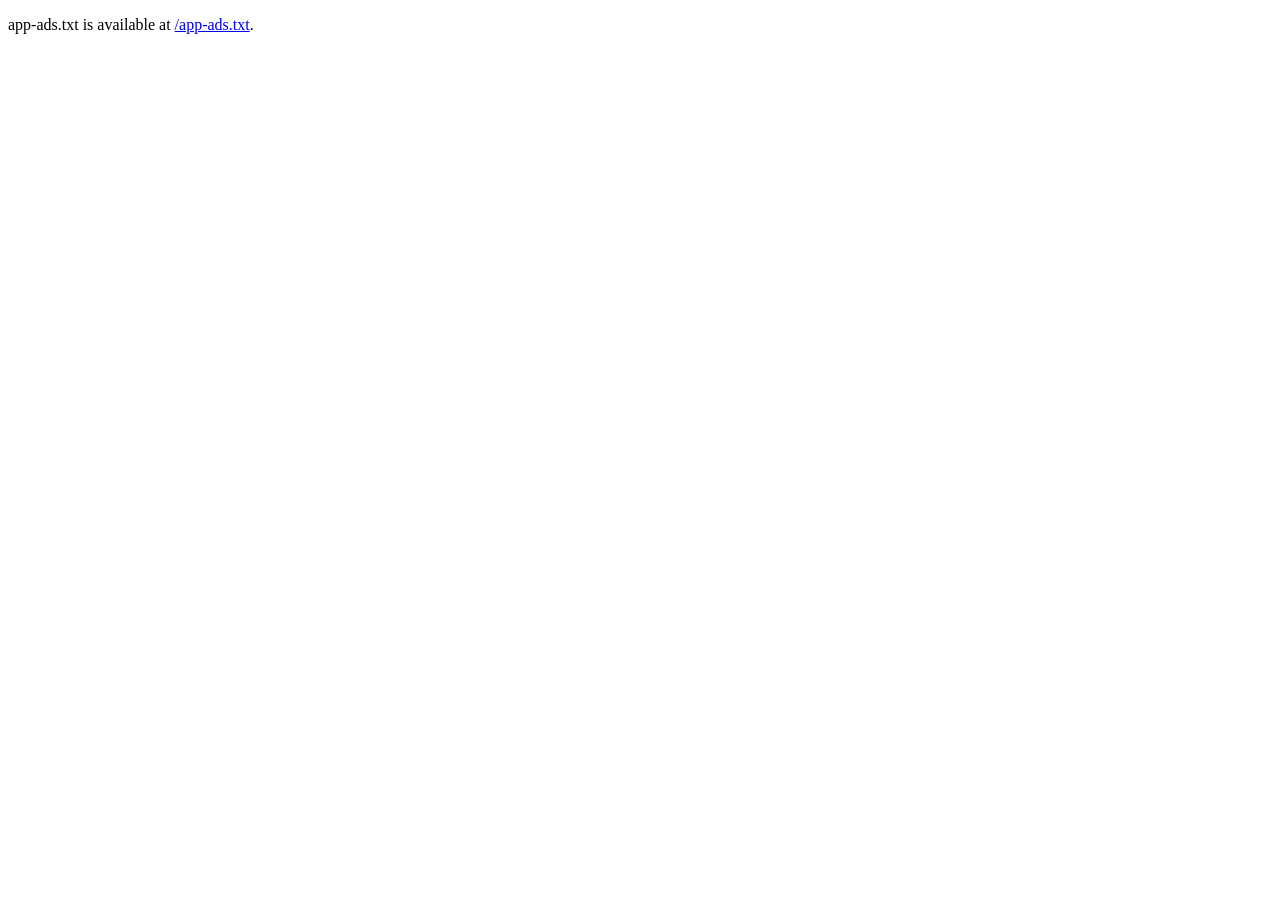
<file: index.html>
<!doctype html>
<html lang="en">
<head>
  <meta charset="utf-8">
  <meta name="viewport" content="width=device-width, initial-scale=1">
  <title>lyfalco.github.io</title>
</head>
<body>
  <p>app-ads.txt is available at <a href="/app-ads.txt">/app-ads.txt</a>.</p>
</body>
</html>
</file>
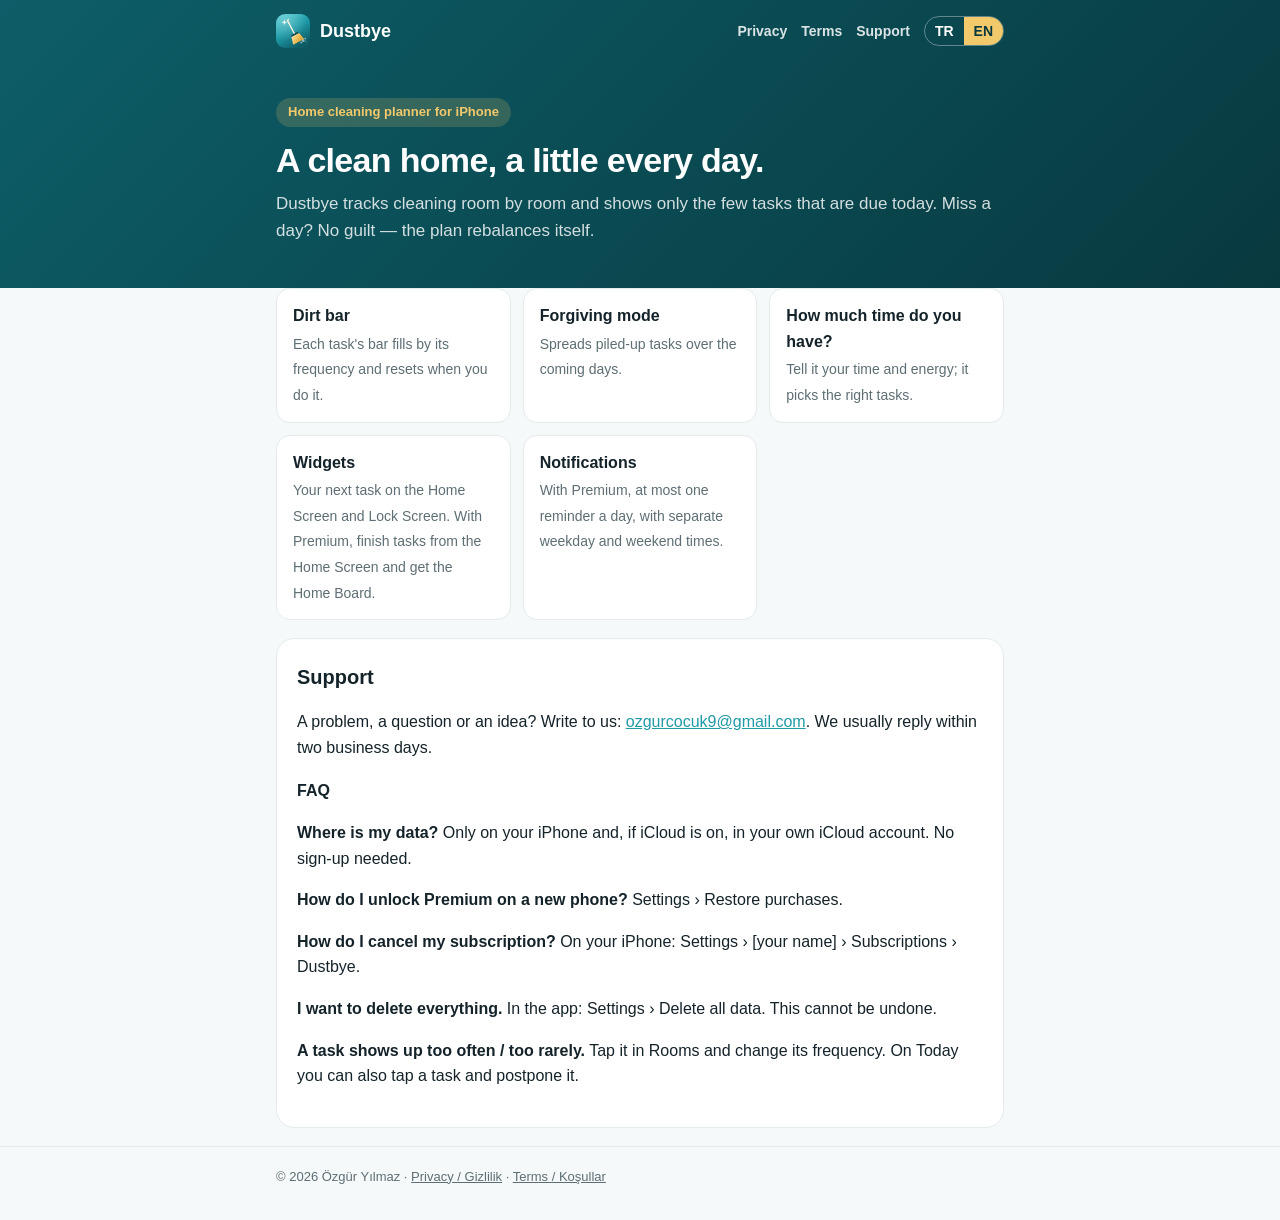
<file: Dustbye/index.html>
<!DOCTYPE html>
<html lang="en">
<head>
<meta charset="UTF-8">
<meta name="viewport" content="width=device-width, initial-scale=1, viewport-fit=cover">
<title>Dustbye – Home Cleaning Plan</title>
<meta name="description" content="Dustbye plans your home cleaning room by room. A little every day, no guilt. No account, no ads, no tracking.">
<meta name="theme-color" content="#0d5e68">
<link rel="icon" type="image/png" href="assets/favicon.png">
<link rel="apple-touch-icon" href="assets/apple-touch-icon.png">
<link rel="stylesheet" href="assets/style.css?v=1">
<script src="assets/lang.js?v=1"></script>
</head>
<body>
<header class="top">
  <div class="wrap">
    <nav class="nav">
      <a class="brand" href="index.html"><img src="assets/icon.png" alt="">Dustbye</a>
      <div class="links">
        <a href="privacy.html"><span lang="tr">Gizlilik</span><span lang="en">Privacy</span></a>
        <a href="terms.html"><span lang="tr">Koşullar</span><span lang="en">Terms</span></a>
        <a href="#destek"><span lang="tr">Destek</span><span lang="en">Support</span></a>
        <span class="lang"><button type="button" data-l="tr">TR</button><button type="button" data-l="en">EN</button></span>
      </div>
    </nav>
    <div class="hero">
      <span class="badge"><span lang="tr">iPhone için ev temizliği planı</span><span lang="en">Home cleaning planner for iPhone</span></span>
      <h1><span lang="tr">Temiz ev, her gün biraz.</span><span lang="en">A clean home, a little every day.</span></h1>
      <p><span lang="tr">Dustbye temizliği oda oda takip eder; her gün yalnızca zamanı gelen birkaç işi gösterir. Kaçırırsan suçluluk yok, plan kendini yeniden dağıtır.</span>
      <span lang="en">Dustbye tracks cleaning room by room and shows only the few tasks that are due today. Miss a day? No guilt — the plan rebalances itself.</span></p>
    </div>
  </div>
</header>

<main class="wrap">
  <section lang="tr">
    <div class="feat">
      <div><b>Kirlilik çubuğu</b><span class="muted">Her görevin çubuğu sıklığına göre dolar, yapınca sıfırlanır.</span></div>
      <div><b>Affedici mod</b><span class="muted">Biriken işleri önümüzdeki günlere yayar.</span></div>
      <div><b>Ne kadar vaktin var?</b><span class="muted">Süreni ve enerjini söyle, uygun işleri seçsin.</span></div>
      <div><b>Widget</b><span class="muted">Sıradaki iş ana ekranında ve kilit ekranında. Premium'da ana ekrandan tamamla ve ev panosu.</span></div>
      <div><b>Bildirim</b><span class="muted">Premium'da günde en fazla bir hatırlatma; hafta içi ve hafta sonu ayrı saat.</span></div>
    </div>
    <div class="card" id="destek" style="margin-top:18px">
      <h2>Destek</h2>
      <p>Bir soru, öneri ya da sorun mu var? Bize yaz: <a href="mailto:ozgurcocuk9@gmail.com?subject=Dustbye%20destek">ozgurcocuk9@gmail.com</a>.
      Genelde iki iş günü içinde yanıt veririz.</p>
      <h3>Sık sorulanlar</h3>
      <p><b>Verilerim nerede?</b> Yalnızca iPhone'unda ve iCloud açıksa kendi iCloud hesabında. Hesap açman gerekmez.</p>
      <p><b>Premium'u yeni telefonda nasıl açarım?</b> Ayarlar › Satın alımları geri yükle.</p>
      <p><b>Aboneliği nasıl iptal ederim?</b> iPhone'da Ayarlar › [adın] › Abonelikler › Dustbye.</p>
      <p><b>Her şeyi silmek istiyorum.</b> Uygulamada Ayarlar › Tüm verileri sil. Bu işlem geri alınamaz.</p>
      <p><b>Bir iş çok sık / seyrek geliyor.</b> Odalar'da göreve dokun, sıklığını değiştir. Bugün ekranında göreve dokunup erteleyebilirsin de.</p>
    </div>
  </section>

  <section lang="en">
    <div class="feat">
      <div><b>Dirt bar</b><span class="muted">Each task's bar fills by its frequency and resets when you do it.</span></div>
      <div><b>Forgiving mode</b><span class="muted">Spreads piled-up tasks over the coming days.</span></div>
      <div><b>How much time do you have?</b><span class="muted">Tell it your time and energy; it picks the right tasks.</span></div>
      <div><b>Widgets</b><span class="muted">Your next task on the Home Screen and Lock Screen. With Premium, finish tasks from the Home Screen and get the Home Board.</span></div>
      <div><b>Notifications</b><span class="muted">With Premium, at most one reminder a day, with separate weekday and weekend times.</span></div>
    </div>
    <div class="card" id="support" style="margin-top:18px">
      <h2>Support</h2>
      <p>A problem, a question or an idea? Write to us: <a href="mailto:ozgurcocuk9@gmail.com?subject=Dustbye%20support">ozgurcocuk9@gmail.com</a>.
      We usually reply within two business days.</p>
      <h3>FAQ</h3>
      <p><b>Where is my data?</b> Only on your iPhone and, if iCloud is on, in your own iCloud account. No sign-up needed.</p>
      <p><b>How do I unlock Premium on a new phone?</b> Settings › Restore purchases.</p>
      <p><b>How do I cancel my subscription?</b> On your iPhone: Settings › [your name] › Subscriptions › Dustbye.</p>
      <p><b>I want to delete everything.</b> In the app: Settings › Delete all data. This cannot be undone.</p>
      <p><b>A task shows up too often / too rarely.</b> Tap it in Rooms and change its frequency. On Today you can also tap a task and postpone it.</p>
    </div>
  </section>
</main>

<footer>
  <div class="wrap">© 2026 Özgür Yılmaz · <a href="privacy.html">Privacy / Gizlilik</a> · <a href="terms.html">Terms / Koşullar</a></div>
</footer>
</body>
</html>
</file>
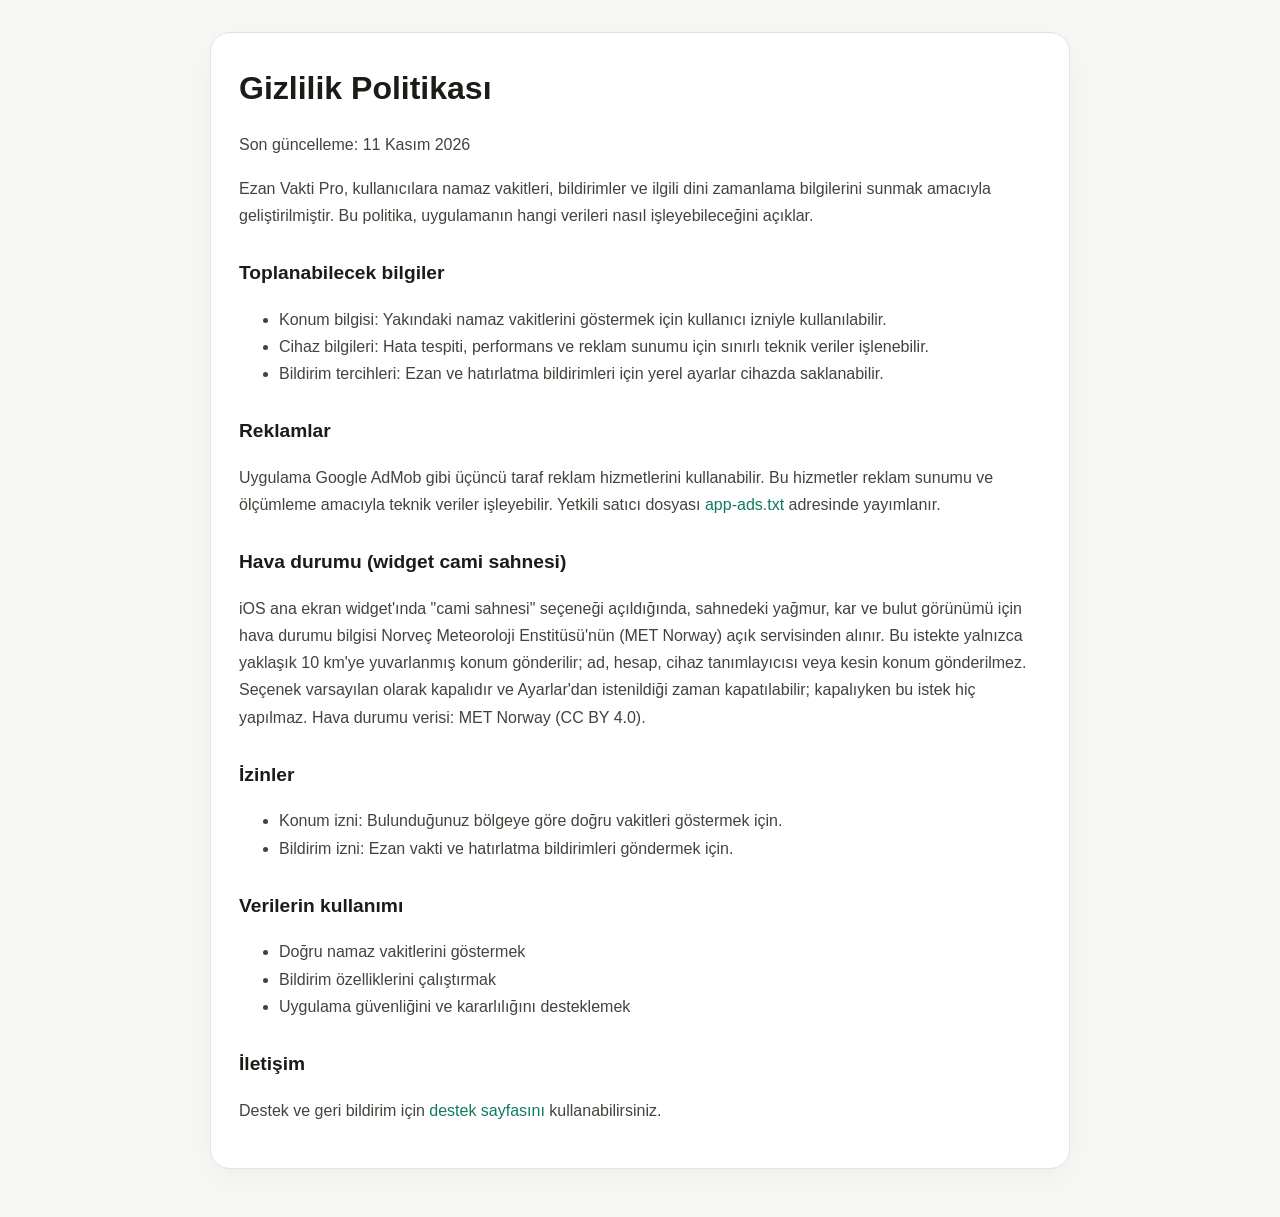
<file: privacy.html>
<!doctype html>
<html lang="tr">
<head>
  <meta charset="utf-8">
  <meta name="viewport" content="width=device-width, initial-scale=1">
  <title>Ezan Vakti Pro | Gizlilik Politikası</title>
  <meta name="description" content="Ezan Vakti Pro gizlilik politikası">
  <style>
    body {
      margin: 0;
      font-family: -apple-system, BlinkMacSystemFont, "Segoe UI", sans-serif;
      background: #f7f7f5;
      color: #1b1b18;
      line-height: 1.7;
    }
    main {
      max-width: 860px;
      margin: 0 auto;
      padding: 32px 20px 48px;
    }
    article {
      background: #fff;
      border: 1px solid #e5e3dd;
      border-radius: 20px;
      padding: 28px;
      box-shadow: 0 10px 30px rgba(0, 0, 0, 0.04);
    }
    h1 {
      margin: 0 0 8px;
      font-size: 2rem;
    }
    h2 {
      margin: 28px 0 10px;
      font-size: 1.2rem;
    }
    p, li {
      color: #43433d;
    }
    a {
      color: #0f7a5f;
      text-decoration: none;
    }
  </style>
</head>
<body>
  <main>
    <article>
      <h1>Gizlilik Politikası</h1>
      <p>Son güncelleme: 11 Kasım 2026</p>

      <p>
        Ezan Vakti Pro, kullanıcılara namaz vakitleri, bildirimler ve ilgili dini zamanlama bilgilerini sunmak amacıyla geliştirilmiştir.
        Bu politika, uygulamanın hangi verileri nasıl işleyebileceğini açıklar.
      </p>

      <h2>Toplanabilecek bilgiler</h2>
      <ul>
        <li>Konum bilgisi: Yakındaki namaz vakitlerini göstermek için kullanıcı izniyle kullanılabilir.</li>
        <li>Cihaz bilgileri: Hata tespiti, performans ve reklam sunumu için sınırlı teknik veriler işlenebilir.</li>
        <li>Bildirim tercihleri: Ezan ve hatırlatma bildirimleri için yerel ayarlar cihazda saklanabilir.</li>
      </ul>

      <h2>Reklamlar</h2>
      <p>
        Uygulama Google AdMob gibi üçüncü taraf reklam hizmetlerini kullanabilir. Bu hizmetler reklam sunumu ve ölçümleme amacıyla teknik veriler işleyebilir.
        Yetkili satıcı dosyası <a href="/app-ads.txt">app-ads.txt</a> adresinde yayımlanır.
      </p>

      <h2>Hava durumu (widget cami sahnesi)</h2>
      <p>
        iOS ana ekran widget'ında "cami sahnesi" seçeneği açıldığında, sahnedeki yağmur, kar ve bulut görünümü için hava durumu bilgisi
        Norveç Meteoroloji Enstitüsü'nün (MET Norway) açık servisinden alınır. Bu istekte yalnızca yaklaşık 10 km'ye yuvarlanmış konum gönderilir;
        ad, hesap, cihaz tanımlayıcısı veya kesin konum gönderilmez. Seçenek varsayılan olarak kapalıdır ve Ayarlar'dan istenildiği zaman kapatılabilir;
        kapalıyken bu istek hiç yapılmaz. Hava durumu verisi: MET Norway (CC BY 4.0).
      </p>

      <h2>İzinler</h2>
      <ul>
        <li>Konum izni: Bulunduğunuz bölgeye göre doğru vakitleri göstermek için.</li>
        <li>Bildirim izni: Ezan vakti ve hatırlatma bildirimleri göndermek için.</li>
      </ul>

      <h2>Verilerin kullanımı</h2>
      <ul>
        <li>Doğru namaz vakitlerini göstermek</li>
        <li>Bildirim özelliklerini çalıştırmak</li>
        <li>Uygulama güvenliğini ve kararlılığını desteklemek</li>
      </ul>

      <h2>İletişim</h2>
      <p>
        Destek ve geri bildirim için <a href="/support.html">destek sayfasını</a> kullanabilirsiniz.
      </p>
    </article>
  </main>
</body>
</html>
</file>
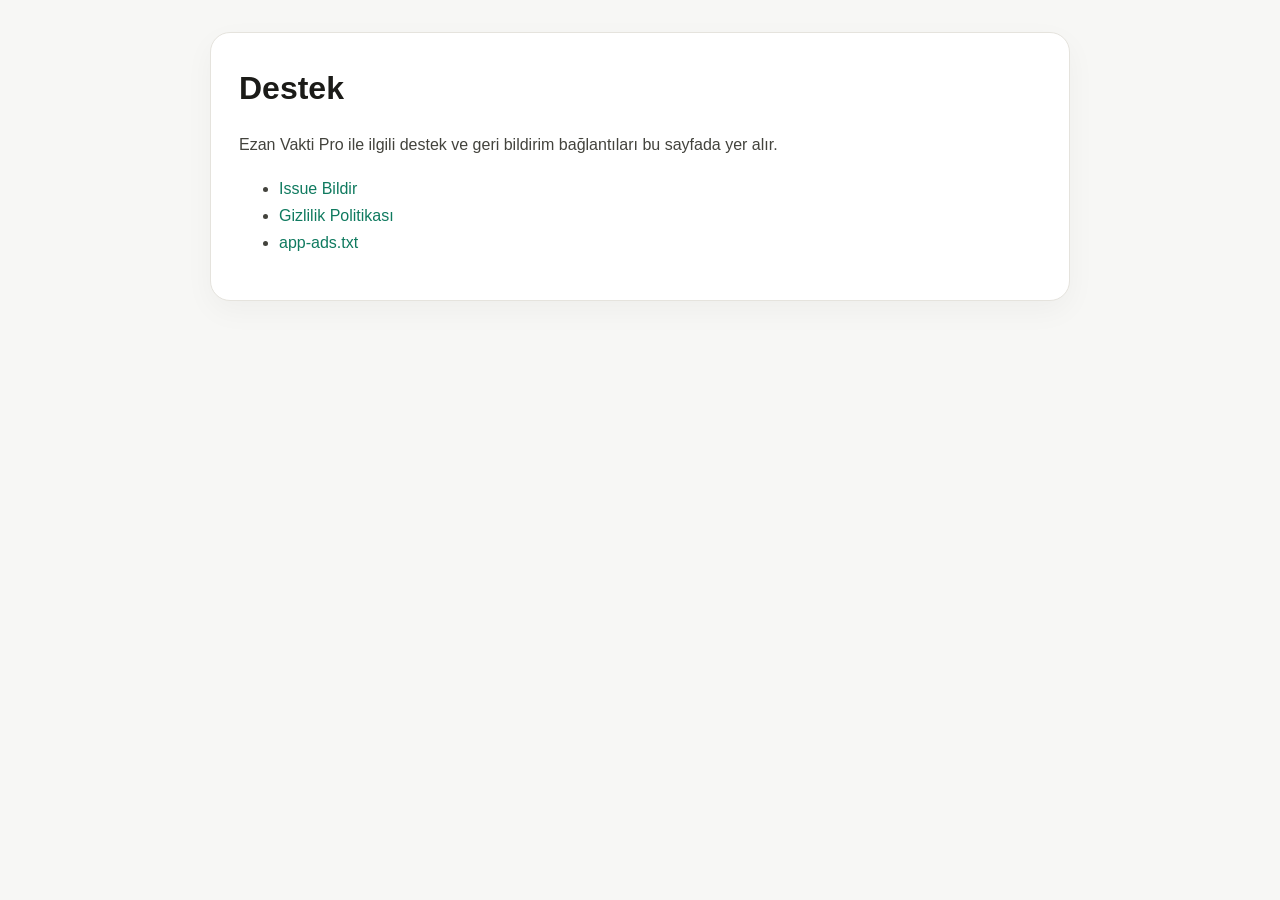
<file: support.html>
<!doctype html>
<html lang="tr">
<head>
  <meta charset="utf-8">
  <meta name="viewport" content="width=device-width, initial-scale=1">
  <title>Ezan Vakti Pro | Destek</title>
  <meta name="description" content="Ezan Vakti Pro destek sayfası">
  <style>
    body {
      margin: 0;
      font-family: -apple-system, BlinkMacSystemFont, "Segoe UI", sans-serif;
      background: #f7f7f5;
      color: #1b1b18;
      line-height: 1.7;
    }
    main {
      max-width: 860px;
      margin: 0 auto;
      padding: 32px 20px 48px;
    }
    article {
      background: #fff;
      border: 1px solid #e5e3dd;
      border-radius: 20px;
      padding: 28px;
      box-shadow: 0 10px 30px rgba(0, 0, 0, 0.04);
    }
    h1 {
      margin: 0 0 8px;
      font-size: 2rem;
    }
    a {
      color: #0f7a5f;
      text-decoration: none;
    }
    p, li {
      color: #43433d;
    }
  </style>
</head>
<body>
  <main>
    <article>
      <h1>Destek</h1>
      <p>Ezan Vakti Pro ile ilgili destek ve geri bildirim bağlantıları bu sayfada yer alır.</p>
      <ul>
        <li><a href="https://github.com/Lyfalco/ezan-vakitleri-pro---yedek/issues">Issue Bildir</a></li>
        <li><a href="/privacy.html">Gizlilik Politikası</a></li>
        <li><a href="/app-ads.txt">app-ads.txt</a></li>
      </ul>
    </article>
  </main>
</body>
</html>
</file>
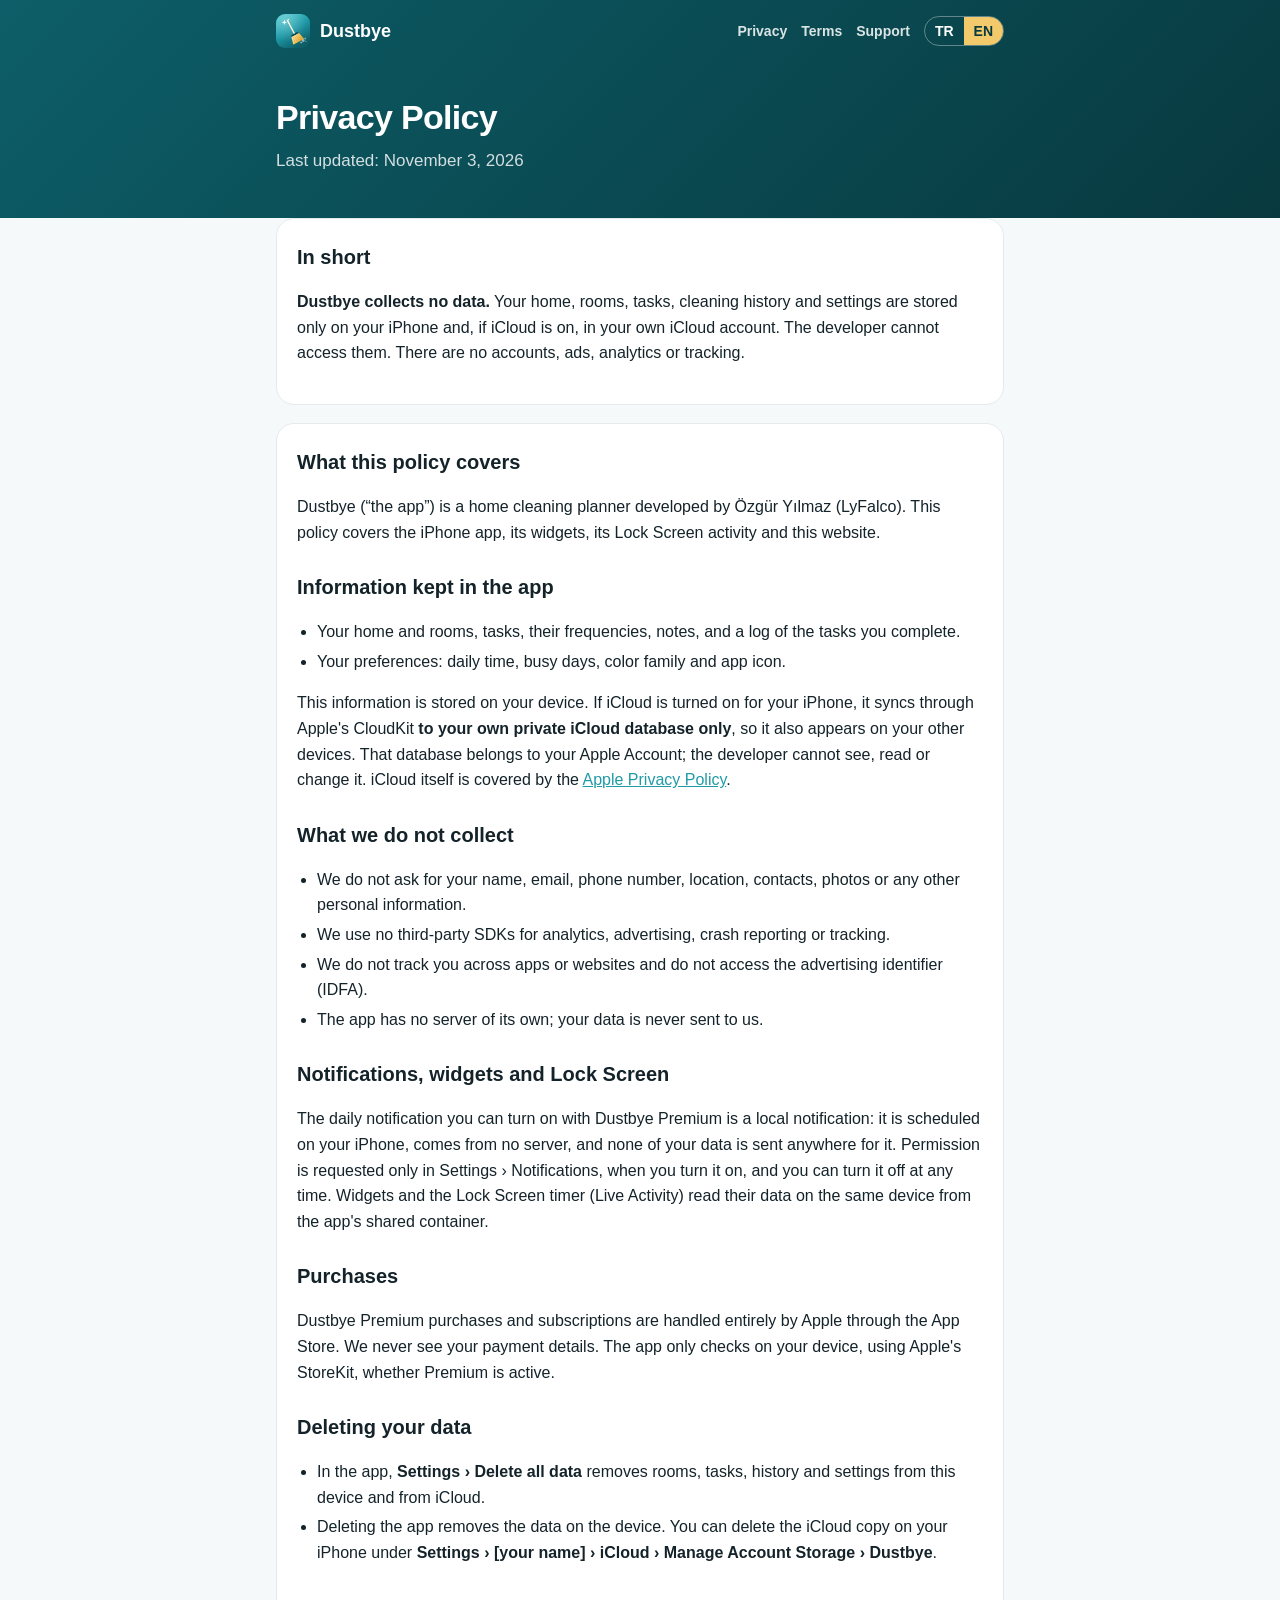
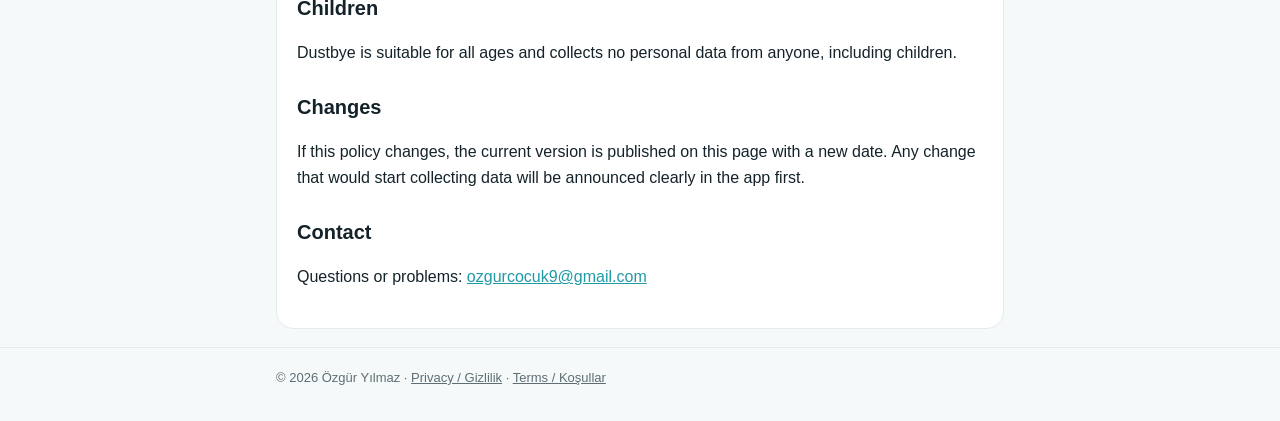
<file: Dustbye/privacy.html>
<!DOCTYPE html>
<html lang="en">
<head>
<meta charset="UTF-8">
<meta name="viewport" content="width=device-width, initial-scale=1, viewport-fit=cover">
<title>Dustbye – Privacy Policy / Gizlilik Politikası</title>
<meta name="description" content="Dustbye collects no data. Your rooms, tasks and history stay on your iPhone and in your own iCloud.">
<meta name="theme-color" content="#0d5e68">
<link rel="icon" type="image/png" href="assets/favicon.png">
<link rel="apple-touch-icon" href="assets/apple-touch-icon.png">
<link rel="stylesheet" href="assets/style.css?v=1">
<script src="assets/lang.js?v=1"></script>
</head>
<body>
<header class="top">
  <div class="wrap">
    <nav class="nav">
      <a class="brand" href="index.html"><img src="assets/icon.png" alt="">Dustbye</a>
      <div class="links">
        <a href="privacy.html"><span lang="tr">Gizlilik</span><span lang="en">Privacy</span></a>
        <a href="terms.html"><span lang="tr">Koşullar</span><span lang="en">Terms</span></a>
        <a href="index.html#destek"><span lang="tr">Destek</span><span lang="en">Support</span></a>
        <span class="lang"><button type="button" data-l="tr">TR</button><button type="button" data-l="en">EN</button></span>
      </div>
    </nav>
    <div class="hero">
      <h1><span lang="tr">Gizlilik Politikası</span><span lang="en">Privacy Policy</span></h1>
      <p><span lang="tr">Son güncelleme: 3 Kasım 2026</span><span lang="en">Last updated: November 3, 2026</span></p>
    </div>
  </div>
</header>

<main class="wrap">
  <section lang="tr">
    <div class="card">
      <h2>Kısaca</h2>
      <p><b>Dustbye hiçbir veri toplamaz.</b> Evin, odaların, görevlerin, temizlik geçmişin ve ayarların yalnızca iPhone'unda ve
      (iCloud açıksa) kendi iCloud hesabında saklanır. Geliştirici bu verilere erişemez. Hesap, reklam, analiz aracı ya da takip yoktur.</p>
    </div>
    <div class="card">
      <h2>Bu politika neyi kapsar</h2>
      <p>Dustbye (“uygulama”), Özgür Yılmaz (LyFalco) tarafından geliştirilen bir ev temizliği planlama uygulamasıdır.
      Bu politika iPhone uygulamasını, widget'larını, kilit ekranı etkinliklerini ve bu web sitesini kapsar.</p>

      <h2>Uygulamada tutulan bilgiler</h2>
      <ul>
        <li>Evin ve odaların, görevlerin, sıklıkları, notların ve tamamladığın işlerin kayıtları.</li>
        <li>Tercihlerin: günlük süre, yoğun günler, renk ailesi ve uygulama ikonu.</li>
      </ul>
      <p>Bu bilgiler cihazında saklanır. iPhone'unda iCloud açıksa Apple'ın CloudKit hizmetiyle <b>yalnızca senin özel iCloud
      veritabanına</b> eşitlenir; böylece başka cihazlarında da görünür. Bu veritabanı senin Apple hesabına aittir; geliştirici
      onu göremez, okuyamaz ve değiştiremez. iCloud'un kendisi <a href="https://www.apple.com/legal/privacy/">Apple Gizlilik Politikası</a>na tabidir.</p>

      <h2>Toplamadığımız şeyler</h2>
      <ul>
        <li>Ad, e-posta, telefon, konum, kişiler, fotoğraf ya da başka bir kişisel bilgi istemeyiz.</li>
        <li>Analiz, reklam, çökme raporu ya da takip için üçüncü taraf yazılım (SDK) kullanmayız.</li>
        <li>Seni uygulamalar ve siteler arasında takip etmeyiz; reklam kimliğine (IDFA) erişmeyiz.</li>
        <li>Uygulamanın kendi sunucusu yoktur; verilerin bize gönderilmez.</li>
      </ul>

      <h2>Bildirimler, widget ve kilit ekranı</h2>
      <p>Dustbye Premium'da açabileceğin günlük bildirim yerel bir bildirimdir: iPhone'unda planlanır, hiçbir sunucudan gelmez ve
      verilerin bunun için dışarı gönderilmez. İzin isteği yalnız Ayarlar › Bildirimler'de, sen açınca çıkar; istediğin zaman
      kapatabilirsin. Widget'lar ve kilit ekranındaki sayaç (Canlı Etkinlik) verileri aynı cihazda, uygulamanın paylaşılan alanından okur.</p>

      <h2>Satın alımlar</h2>
      <p>Dustbye Premium satın alımları ve abonelikleri tamamen Apple tarafından App Store üzerinden işlenir. Ödeme bilgilerini
      görmeyiz. Uygulama yalnızca Premium'un açık olup olmadığını cihazda Apple'ın StoreKit hizmetiyle kontrol eder.</p>

      <h2>Verilerini silmek</h2>
      <ul>
        <li>Uygulamada <b>Ayarlar › Tüm verileri sil</b>: odalar, görevler, geçmiş ve ayarlar bu cihazdan ve iCloud'dan silinir.</li>
        <li>Uygulamayı silmek cihazdaki verileri kaldırır. iCloud'daki kopyayı iPhone'da <b>Ayarlar › [adın] › iCloud ›
        Hesap Depolama Alanını Yönet › Dustbye</b> yolundan silebilirsin.</li>
      </ul>

      <h2>Çocuklar</h2>
      <p>Dustbye her yaşa uygundur ve hiç kimseden kişisel veri toplamaz; çocuklardan da toplamaz.</p>

      <h2>Değişiklikler</h2>
      <p>Bu politika değişirse güncel hali bu sayfada, yeni tarihle yayınlanır. Veri toplama başlatan bir değişiklik olursa
      önce uygulamada açıkça bildirilir.</p>

      <h2>İletişim</h2>
      <p>Soru ya da sorun için: <a href="mailto:ozgurcocuk9@gmail.com?subject=Dustbye">ozgurcocuk9@gmail.com</a></p>
    </div>
  </section>

  <section lang="en">
    <div class="card">
      <h2>In short</h2>
      <p><b>Dustbye collects no data.</b> Your home, rooms, tasks, cleaning history and settings are stored only on your iPhone
      and, if iCloud is on, in your own iCloud account. The developer cannot access them. There are no accounts, ads, analytics or tracking.</p>
    </div>
    <div class="card">
      <h2>What this policy covers</h2>
      <p>Dustbye (“the app”) is a home cleaning planner developed by Özgür Yılmaz (LyFalco). This policy covers the iPhone app,
      its widgets, its Lock Screen activity and this website.</p>

      <h2>Information kept in the app</h2>
      <ul>
        <li>Your home and rooms, tasks, their frequencies, notes, and a log of the tasks you complete.</li>
        <li>Your preferences: daily time, busy days, color family and app icon.</li>
      </ul>
      <p>This information is stored on your device. If iCloud is turned on for your iPhone, it syncs through Apple's CloudKit
      <b>to your own private iCloud database only</b>, so it also appears on your other devices. That database belongs to your
      Apple Account; the developer cannot see, read or change it. iCloud itself is covered by the
      <a href="https://www.apple.com/legal/privacy/">Apple Privacy Policy</a>.</p>

      <h2>What we do not collect</h2>
      <ul>
        <li>We do not ask for your name, email, phone number, location, contacts, photos or any other personal information.</li>
        <li>We use no third-party SDKs for analytics, advertising, crash reporting or tracking.</li>
        <li>We do not track you across apps or websites and do not access the advertising identifier (IDFA).</li>
        <li>The app has no server of its own; your data is never sent to us.</li>
      </ul>

      <h2>Notifications, widgets and Lock Screen</h2>
      <p>The daily notification you can turn on with Dustbye Premium is a local notification: it is scheduled on your iPhone, comes
      from no server, and none of your data is sent anywhere for it. Permission is requested only in Settings › Notifications, when
      you turn it on, and you can turn it off at any time. Widgets and the Lock Screen timer (Live Activity) read their data on the
      same device from the app's shared container.</p>

      <h2>Purchases</h2>
      <p>Dustbye Premium purchases and subscriptions are handled entirely by Apple through the App Store. We never see your
      payment details. The app only checks on your device, using Apple's StoreKit, whether Premium is active.</p>

      <h2>Deleting your data</h2>
      <ul>
        <li>In the app, <b>Settings › Delete all data</b> removes rooms, tasks, history and settings from this device and from iCloud.</li>
        <li>Deleting the app removes the data on the device. You can delete the iCloud copy on your iPhone under
        <b>Settings › [your name] › iCloud › Manage Account Storage › Dustbye</b>.</li>
      </ul>

      <h2>Children</h2>
      <p>Dustbye is suitable for all ages and collects no personal data from anyone, including children.</p>

      <h2>Changes</h2>
      <p>If this policy changes, the current version is published on this page with a new date. Any change that would start
      collecting data will be announced clearly in the app first.</p>

      <h2>Contact</h2>
      <p>Questions or problems: <a href="mailto:ozgurcocuk9@gmail.com?subject=Dustbye">ozgurcocuk9@gmail.com</a></p>
    </div>
  </section>
</main>

<footer>
  <div class="wrap">© 2026 Özgür Yılmaz · <a href="privacy.html">Privacy / Gizlilik</a> · <a href="terms.html">Terms / Koşullar</a></div>
</footer>
</body>
</html>
</file>
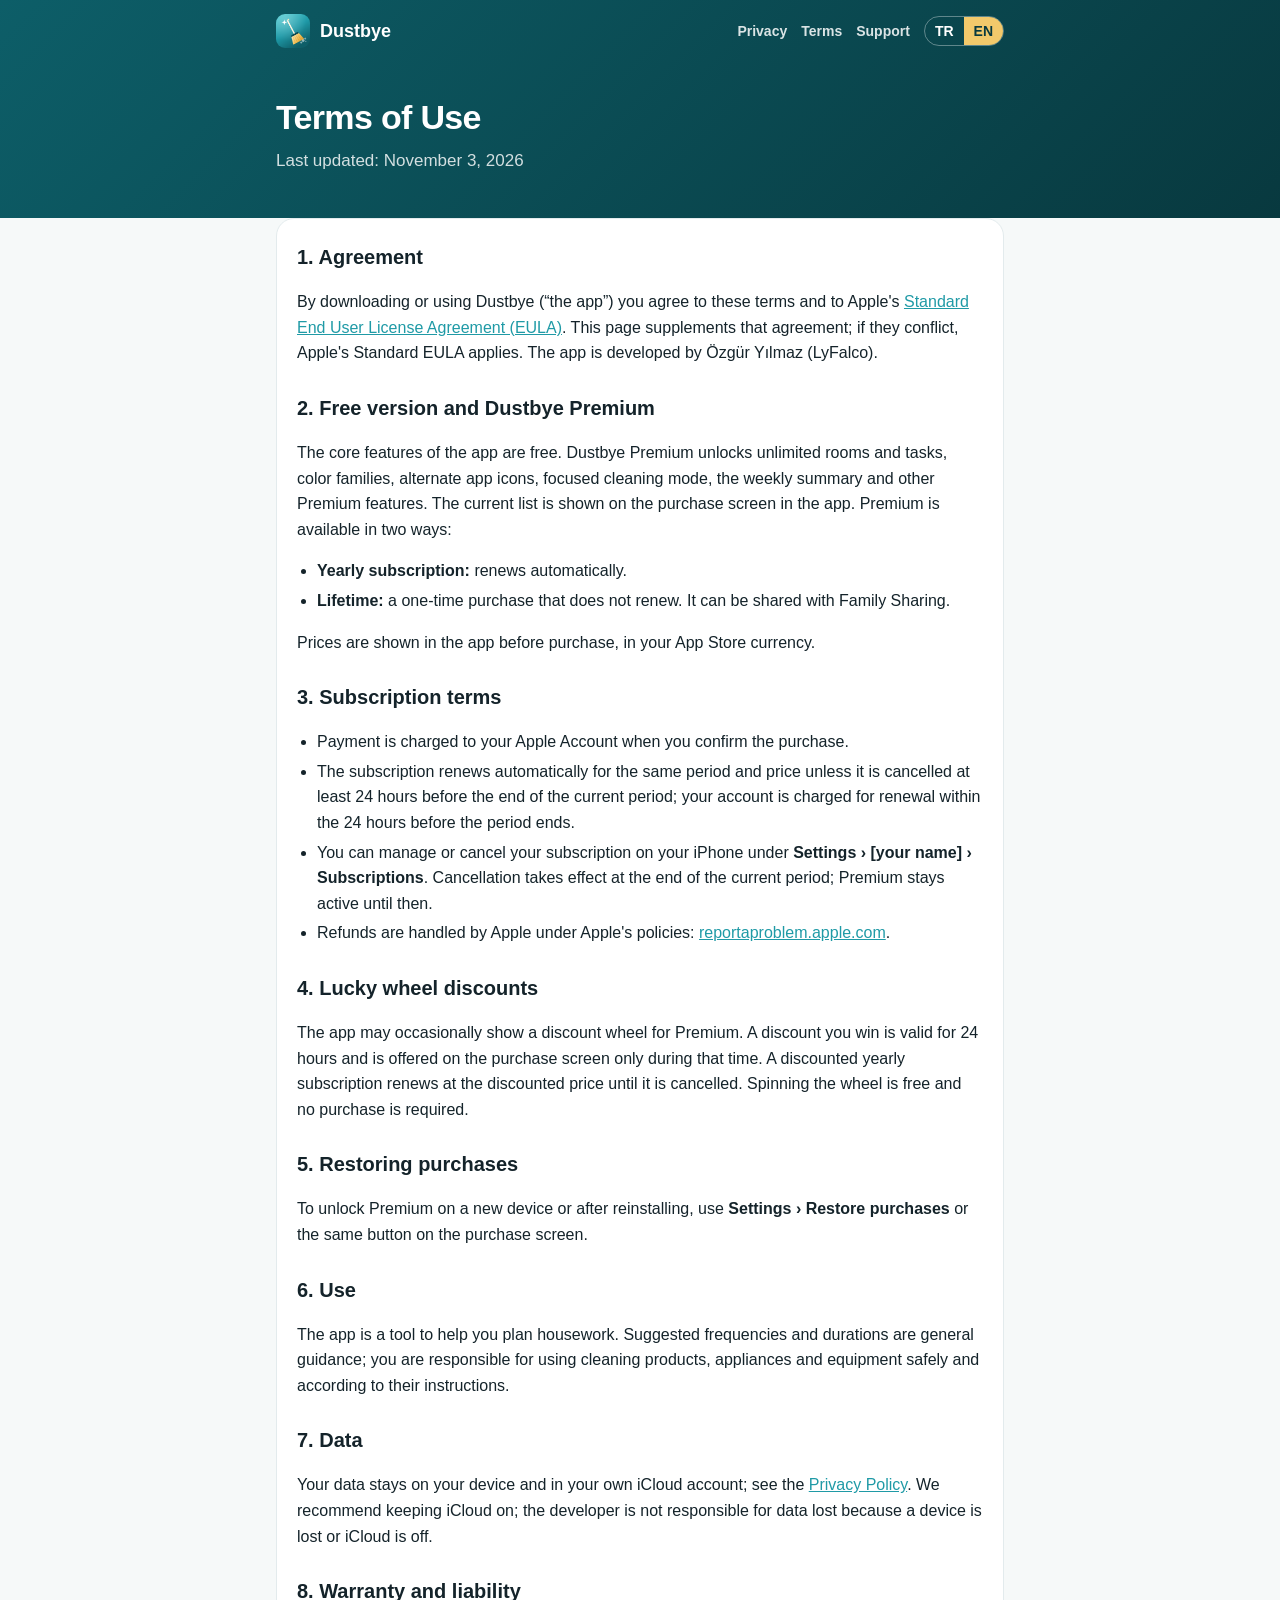
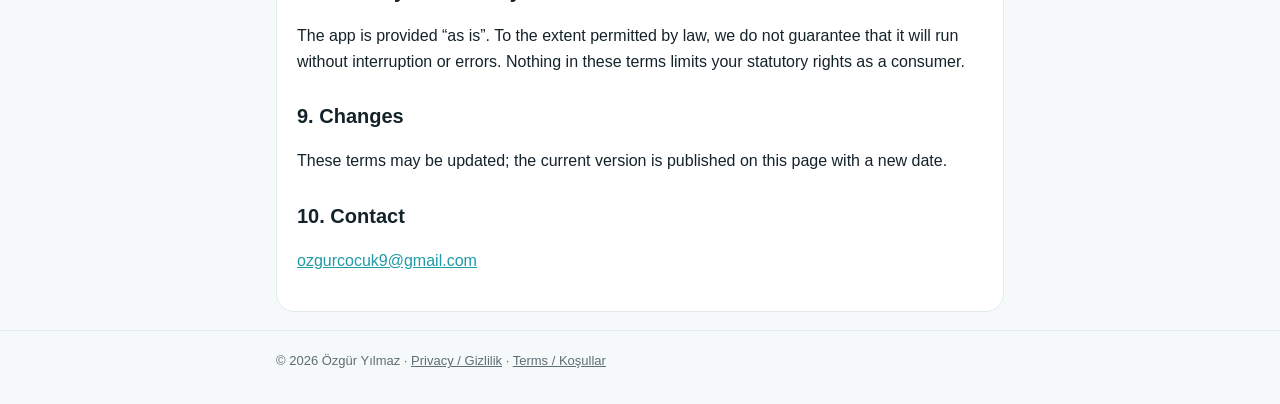
<file: Dustbye/terms.html>
<!DOCTYPE html>
<html lang="en">
<head>
<meta charset="UTF-8">
<meta name="viewport" content="width=device-width, initial-scale=1, viewport-fit=cover">
<title>Dustbye – Terms of Use / Kullanım Koşulları</title>
<meta name="description" content="Terms of Use for Dustbye and Dustbye Premium, including subscription and Apple Standard EULA terms.">
<meta name="theme-color" content="#0d5e68">
<link rel="icon" type="image/png" href="assets/favicon.png">
<link rel="apple-touch-icon" href="assets/apple-touch-icon.png">
<link rel="stylesheet" href="assets/style.css?v=1">
<script src="assets/lang.js?v=1"></script>
</head>
<body>
<header class="top">
  <div class="wrap">
    <nav class="nav">
      <a class="brand" href="index.html"><img src="assets/icon.png" alt="">Dustbye</a>
      <div class="links">
        <a href="privacy.html"><span lang="tr">Gizlilik</span><span lang="en">Privacy</span></a>
        <a href="terms.html"><span lang="tr">Koşullar</span><span lang="en">Terms</span></a>
        <a href="index.html#destek"><span lang="tr">Destek</span><span lang="en">Support</span></a>
        <span class="lang"><button type="button" data-l="tr">TR</button><button type="button" data-l="en">EN</button></span>
      </div>
    </nav>
    <div class="hero">
      <h1><span lang="tr">Kullanım Koşulları</span><span lang="en">Terms of Use</span></h1>
      <p><span lang="tr">Son güncelleme: 3 Kasım 2026</span><span lang="en">Last updated: November 3, 2026</span></p>
    </div>
  </div>
</header>

<main class="wrap">
  <section lang="tr">
    <div class="card">
      <h2>1. Sözleşme</h2>
      <p>Dustbye'ı (“uygulama”) indirerek ya da kullanarak bu koşulları ve Apple'ın
      <a href="https://www.apple.com/legal/internet-services/itunes/dev/stdeula/">Standart Son Kullanıcı Lisans Sözleşmesi'ni (EULA)</a>
      kabul etmiş olursun. Bu sayfa o sözleşmeyi tamamlar; çelişki olursa Apple'ın Standart EULA'sı geçerlidir.
      Uygulamayı Özgür Yılmaz (LyFalco) geliştirir.</p>

      <h2>2. Ücretsiz sürüm ve Dustbye Premium</h2>
      <p>Uygulamanın temel özellikleri ücretsizdir. Dustbye Premium sınırsız oda ve görev, renk aileleri, alternatif uygulama
      ikonları, odaklı temizlik modu, haftalık özet ve diğer Premium özellikleri açar. Güncel özellik listesi uygulamadaki satın
      alma ekranında yazar. Premium iki şekilde alınabilir:</p>
      <ul>
        <li><b>Yıllık abonelik:</b> otomatik yenilenir.</li>
        <li><b>Ömür boyu:</b> tek seferlik ödemedir, yenilenmez. Aile Paylaşımı ile paylaşılabilir.</li>
      </ul>
      <p>Fiyatlar satın almadan önce uygulamada, ülkene göre App Store para biriminle gösterilir.</p>

      <h2>3. Abonelik koşulları</h2>
      <ul>
        <li>Ödeme, satın alma onaylandığında Apple Hesabından alınır.</li>
        <li>Abonelik, dönem bitmeden en az 24 saat önce iptal edilmezse aynı süre ve aynı fiyatla otomatik yenilenir; yenileme
        ücreti dönem bitmeden önceki 24 saat içinde alınır.</li>
        <li>Aboneliğini iPhone'da <b>Ayarlar › [adın] › Abonelikler</b> bölümünden yönetebilir ya da iptal edebilirsin. İptal,
        o dönemin sonunda geçerli olur; dönem bitene kadar Premium açık kalır.</li>
        <li>Para iadeleri Apple'ın kurallarına göre Apple tarafından yapılır: <a href="https://reportaproblem.apple.com">reportaproblem.apple.com</a>.</li>
      </ul>

      <h2>4. Şans çarkı indirimleri</h2>
      <p>Uygulama zaman zaman Premium için bir indirim çarkı gösterebilir. Kazanılan indirim 24 saat geçerlidir ve yalnız o
      süre içinde satın alma ekranında sunulur. İndirimli yıllık abonelik, iptal edilene kadar indirimli fiyatla yenilenir.
      Çarkı çevirmek ücretsizdir ve satın alma zorunluluğu yoktur.</p>

      <h2>5. Satın alımları geri yükleme</h2>
      <p>Premium'u yeni bir cihazda ya da uygulamayı yeniden yükledikten sonra açmak için <b>Ayarlar › Satın alımları geri
      yükle</b> ya da satın alma ekranındaki aynı düğmeyi kullan.</p>

      <h2>6. Kullanım</h2>
      <p>Uygulama ev işlerini planlamana yardım eden bir araçtır. Önerilen sıklık ve süreler genel bilgidir; temizlik
      ürünlerini, cihazları ve ev aletlerini kendi kullanım kılavuzlarına uygun ve güvenli biçimde kullanmak senin sorumluluğundadır.</p>

      <h2>7. Veriler</h2>
      <p>Verilerin cihazında ve kendi iCloud hesabında durur; ayrıntılar <a href="privacy.html">Gizlilik Politikası</a>'nda.
      Önemli verilerin için iCloud'un açık olmasını öneririz; cihaz kaybı ya da iCloud'un kapalı olması durumunda kaybolan
      verilerden geliştirici sorumlu değildir.</p>

      <h2>8. Garanti ve sorumluluk</h2>
      <p>Uygulama “olduğu gibi” sunulur. Yasaların izin verdiği ölçüde, uygulamanın kesintisiz ya da hatasız çalışacağı garanti
      edilmez. Tüketici olarak yasal haklarını bu koşullar kısıtlamaz.</p>

      <h2>9. Değişiklikler</h2>
      <p>Bu koşullar güncellenebilir; güncel hali bu sayfada, yeni tarihle yayınlanır.</p>

      <h2>10. İletişim</h2>
      <p><a href="mailto:ozgurcocuk9@gmail.com?subject=Dustbye">ozgurcocuk9@gmail.com</a></p>
    </div>
  </section>

  <section lang="en">
    <div class="card">
      <h2>1. Agreement</h2>
      <p>By downloading or using Dustbye (“the app”) you agree to these terms and to Apple's
      <a href="https://www.apple.com/legal/internet-services/itunes/dev/stdeula/">Standard End User License Agreement (EULA)</a>.
      This page supplements that agreement; if they conflict, Apple's Standard EULA applies. The app is developed by Özgür Yılmaz (LyFalco).</p>

      <h2>2. Free version and Dustbye Premium</h2>
      <p>The core features of the app are free. Dustbye Premium unlocks unlimited rooms and tasks, color families, alternate app
      icons, focused cleaning mode, the weekly summary and other Premium features. The current list is shown on the purchase
      screen in the app. Premium is available in two ways:</p>
      <ul>
        <li><b>Yearly subscription:</b> renews automatically.</li>
        <li><b>Lifetime:</b> a one-time purchase that does not renew. It can be shared with Family Sharing.</li>
      </ul>
      <p>Prices are shown in the app before purchase, in your App Store currency.</p>

      <h2>3. Subscription terms</h2>
      <ul>
        <li>Payment is charged to your Apple Account when you confirm the purchase.</li>
        <li>The subscription renews automatically for the same period and price unless it is cancelled at least 24 hours before
        the end of the current period; your account is charged for renewal within the 24 hours before the period ends.</li>
        <li>You can manage or cancel your subscription on your iPhone under <b>Settings › [your name] › Subscriptions</b>.
        Cancellation takes effect at the end of the current period; Premium stays active until then.</li>
        <li>Refunds are handled by Apple under Apple's policies: <a href="https://reportaproblem.apple.com">reportaproblem.apple.com</a>.</li>
      </ul>

      <h2>4. Lucky wheel discounts</h2>
      <p>The app may occasionally show a discount wheel for Premium. A discount you win is valid for 24 hours and is offered on
      the purchase screen only during that time. A discounted yearly subscription renews at the discounted price until it is
      cancelled. Spinning the wheel is free and no purchase is required.</p>

      <h2>5. Restoring purchases</h2>
      <p>To unlock Premium on a new device or after reinstalling, use <b>Settings › Restore purchases</b> or the same button on
      the purchase screen.</p>

      <h2>6. Use</h2>
      <p>The app is a tool to help you plan housework. Suggested frequencies and durations are general guidance; you are
      responsible for using cleaning products, appliances and equipment safely and according to their instructions.</p>

      <h2>7. Data</h2>
      <p>Your data stays on your device and in your own iCloud account; see the <a href="privacy.html">Privacy Policy</a>.
      We recommend keeping iCloud on; the developer is not responsible for data lost because a device is lost or iCloud is off.</p>

      <h2>8. Warranty and liability</h2>
      <p>The app is provided “as is”. To the extent permitted by law, we do not guarantee that it will run without interruption
      or errors. Nothing in these terms limits your statutory rights as a consumer.</p>

      <h2>9. Changes</h2>
      <p>These terms may be updated; the current version is published on this page with a new date.</p>

      <h2>10. Contact</h2>
      <p><a href="mailto:ozgurcocuk9@gmail.com?subject=Dustbye">ozgurcocuk9@gmail.com</a></p>
    </div>
  </section>
</main>

<footer>
  <div class="wrap">© 2026 Özgür Yılmaz · <a href="privacy.html">Privacy / Gizlilik</a> · <a href="terms.html">Terms / Koşullar</a></div>
</footer>
</body>
</html>
</file>
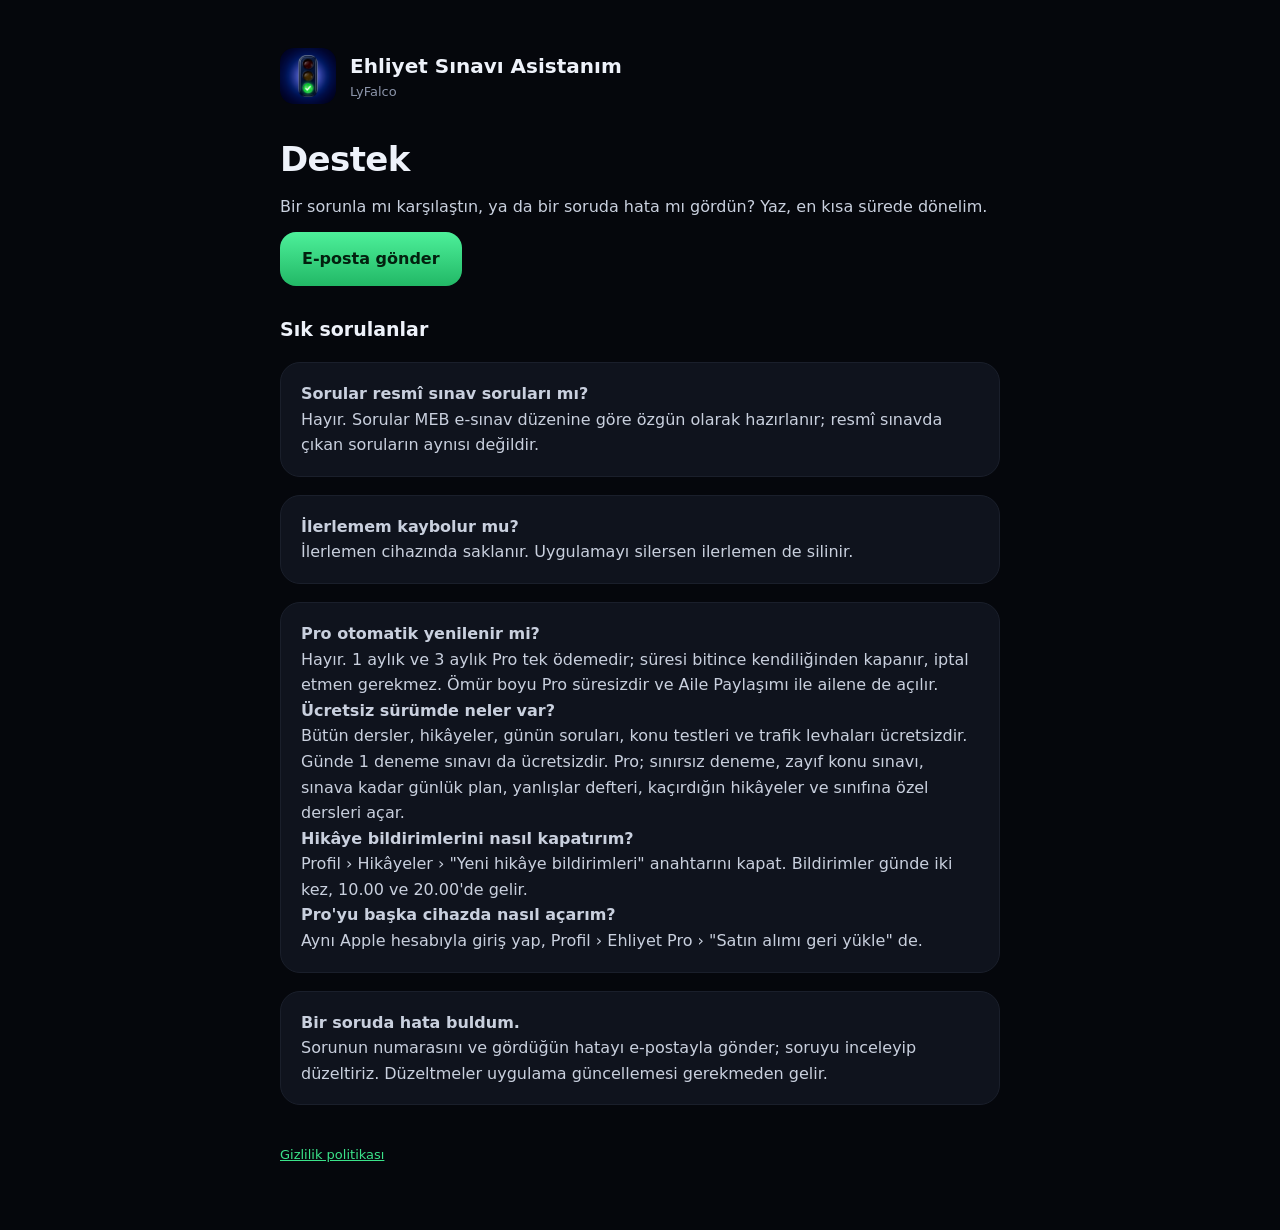
<file: ehliyet/destek.html>
<!doctype html><html lang="tr"><head><meta charset="utf-8"><meta name="viewport" content="width=device-width,initial-scale=1"><title>Destek · Ehliyet Sınavı Asistanım</title><style>*{box-sizing:border-box;margin:0;padding:0}body{background:#05070C;color:#EEF2FA;font-family:-apple-system,"SF Pro Rounded","SF Pro Text",system-ui,sans-serif;line-height:1.6}
.k{max-width:760px;margin:0 auto;padding:48px 20px 64px}.ust{display:flex;align-items:center;gap:14px;margin-bottom:28px}
.ust img{width:56px;height:56px;border-radius:14px}.ust b{font-size:20px}.ust span{display:block;font-size:13px;color:#8C95AA}
h1{font-size:34px;letter-spacing:-.6px;margin-bottom:8px}h2{font-size:19px;margin:28px 0 8px}p,li{color:#C9D0DE;font-size:16px}ul{margin:8px 0 0 20px}
.kart{background:#0F131D;border:1px solid #1A1F2B;border-radius:20px;padding:18px 20px;margin-top:18px}
a{color:#3BE38A}.dugme{display:inline-block;margin-top:12px;padding:14px 22px;border-radius:16px;background:linear-gradient(#4DF09A,#22B866);color:#03200F;font-weight:800;text-decoration:none}
.alt{margin-top:40px;font-size:13px;color:#8C95AA}</style></head><body><div class="k"><div class="ust"><img src="logo.png" alt=""><div><b>Ehliyet Sınavı Asistanım</b><span>LyFalco</span></div></div>
<h1>Destek</h1><p>Bir sorunla mı karşılaştın, ya da bir soruda hata mı gördün? Yaz, en kısa sürede dönelim.</p>
<a class="dugme" href="mailto:ozgurcocuk9@gmail.com?subject=Ehliyet%20Sınavı%20Asistanım%20destek">E-posta gönder</a>
<h2>Sık sorulanlar</h2>
<div class="kart"><p><b>Sorular resmî sınav soruları mı?</b><br>Hayır. Sorular MEB e-sınav düzenine göre özgün olarak hazırlanır; resmî sınavda çıkan soruların aynısı değildir.</p></div>
<div class="kart"><p><b>İlerlemem kaybolur mu?</b><br>İlerlemen cihazında saklanır. Uygulamayı silersen ilerlemen de silinir.</p></div>
<div class="kart"><p><b>Pro otomatik yenilenir mi?</b><br>Hayır. 1 aylık ve 3 aylık Pro tek ödemedir; süresi bitince kendiliğinden kapanır, iptal etmen gerekmez. Ömür boyu Pro süresizdir ve Aile Paylaşımı ile ailene de açılır.</p>
<p><b>Ücretsiz sürümde neler var?</b><br>Bütün dersler, hikâyeler, günün soruları, konu testleri ve trafik levhaları ücretsizdir. Günde 1 deneme sınavı da ücretsizdir. Pro; sınırsız deneme, zayıf konu sınavı, sınava kadar günlük plan, yanlışlar defteri, kaçırdığın hikâyeler ve sınıfına özel dersleri açar.</p>
<p><b>Hikâye bildirimlerini nasıl kapatırım?</b><br>Profil › Hikâyeler › "Yeni hikâye bildirimleri" anahtarını kapat. Bildirimler günde iki kez, 10.00 ve 20.00'de gelir.</p>
<p><b>Pro'yu başka cihazda nasıl açarım?</b><br>Aynı Apple hesabıyla giriş yap, Profil › Ehliyet Pro › "Satın alımı geri yükle" de.</p></div>
<div class="kart"><p><b>Bir soruda hata buldum.</b><br>Sorunun numarasını ve gördüğün hatayı e-postayla gönder; soruyu inceleyip düzeltiriz. Düzeltmeler uygulama güncellemesi gerekmeden gelir.</p></div>
<p class="alt"><a href="gizlilik.html">Gizlilik politikası</a></p></div></body></html>
</file>
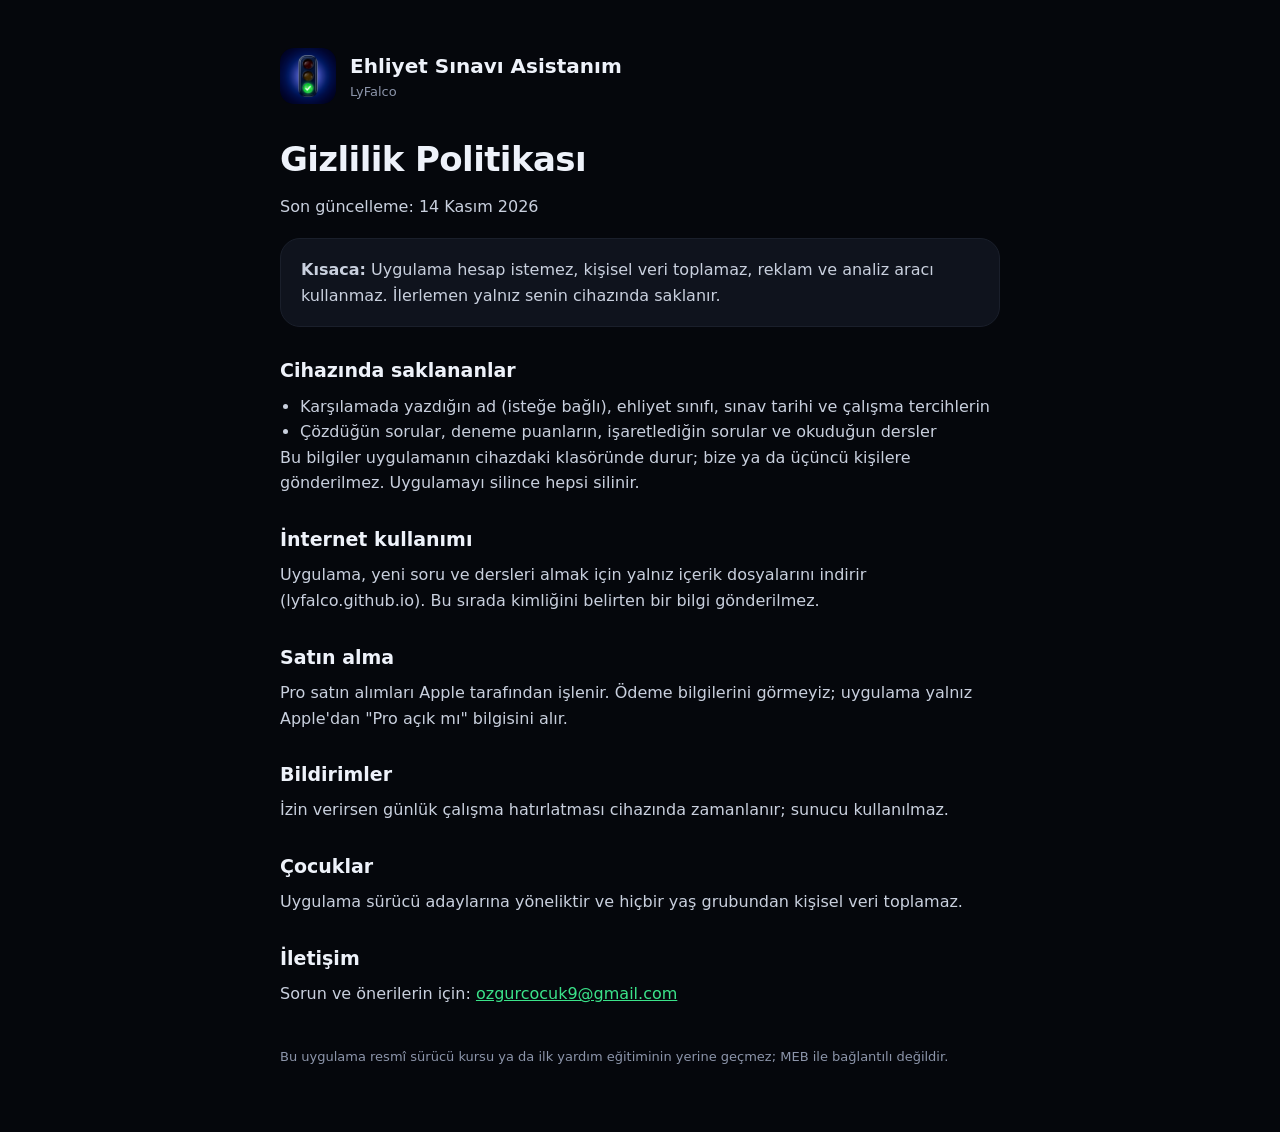
<file: ehliyet/gizlilik.html>
<!doctype html><html lang="tr"><head><meta charset="utf-8"><meta name="viewport" content="width=device-width,initial-scale=1"><title>Gizlilik Politikası · Ehliyet Sınavı Asistanım</title><style>*{box-sizing:border-box;margin:0;padding:0}body{background:#05070C;color:#EEF2FA;font-family:-apple-system,"SF Pro Rounded","SF Pro Text",system-ui,sans-serif;line-height:1.6}
.k{max-width:760px;margin:0 auto;padding:48px 20px 64px}.ust{display:flex;align-items:center;gap:14px;margin-bottom:28px}
.ust img{width:56px;height:56px;border-radius:14px}.ust b{font-size:20px}.ust span{display:block;font-size:13px;color:#8C95AA}
h1{font-size:34px;letter-spacing:-.6px;margin-bottom:8px}h2{font-size:19px;margin:28px 0 8px}p,li{color:#C9D0DE;font-size:16px}ul{margin:8px 0 0 20px}
.kart{background:#0F131D;border:1px solid #1A1F2B;border-radius:20px;padding:18px 20px;margin-top:18px}
a{color:#3BE38A}.dugme{display:inline-block;margin-top:12px;padding:14px 22px;border-radius:16px;background:linear-gradient(#4DF09A,#22B866);color:#03200F;font-weight:800;text-decoration:none}
.alt{margin-top:40px;font-size:13px;color:#8C95AA}</style></head><body><div class="k"><div class="ust"><img src="logo.png" alt=""><div><b>Ehliyet Sınavı Asistanım</b><span>LyFalco</span></div></div>
<h1>Gizlilik Politikası</h1><p>Son güncelleme: 14 Kasım 2026</p>
<div class="kart"><p><b>Kısaca:</b> Uygulama hesap istemez, kişisel veri toplamaz, reklam ve analiz aracı kullanmaz. İlerlemen yalnız senin cihazında saklanır.</p></div>
<h2>Cihazında saklananlar</h2><ul><li>Karşılamada yazdığın ad (isteğe bağlı), ehliyet sınıfı, sınav tarihi ve çalışma tercihlerin</li><li>Çözdüğün sorular, deneme puanların, işaretlediğin sorular ve okuduğun dersler</li></ul>
<p>Bu bilgiler uygulamanın cihazdaki klasöründe durur; bize ya da üçüncü kişilere gönderilmez. Uygulamayı silince hepsi silinir.</p>
<h2>İnternet kullanımı</h2><p>Uygulama, yeni soru ve dersleri almak için yalnız içerik dosyalarını indirir (lyfalco.github.io). Bu sırada kimliğini belirten bir bilgi gönderilmez.</p>
<h2>Satın alma</h2><p>Pro satın alımları Apple tarafından işlenir. Ödeme bilgilerini görmeyiz; uygulama yalnız Apple'dan "Pro açık mı" bilgisini alır.</p>
<h2>Bildirimler</h2><p>İzin verirsen günlük çalışma hatırlatması cihazında zamanlanır; sunucu kullanılmaz.</p>
<h2>Çocuklar</h2><p>Uygulama sürücü adaylarına yöneliktir ve hiçbir yaş grubundan kişisel veri toplamaz.</p>
<h2>İletişim</h2><p>Sorun ve önerilerin için: <a href="mailto:ozgurcocuk9@gmail.com?subject=Ehliyet%20Sınavı%20Asistanım">ozgurcocuk9@gmail.com</a></p>
<p class="alt">Bu uygulama resmî sürücü kursu ya da ilk yardım eğitiminin yerine geçmez; MEB ile bağlantılı değildir.</p></div></body></html>
</file>
<file: Dustbye/assets/style.css>
:root {
  --teal-900: #08393f;
  --teal-700: #0d5e68;
  --teal-500: #1f9aa6;
  --gold: #f2c96b;
  --ink: #14232a;
  --muted: #5d6e74;
  --line: #e3ebed;
  --bg: #f6f9f9;
  --card: #ffffff;
}
@media (prefers-color-scheme: dark) {
  :root:not([data-theme="light"]) {
    --ink: #e8f1f2;
    --muted: #9db0b5;
    --line: #1f3a40;
    --bg: #071d21;
    --card: #0c2a30;
  }
}
* { box-sizing: border-box; }
html { -webkit-text-size-adjust: 100%; }
body {
  margin: 0;
  background: var(--bg);
  color: var(--ink);
  font: 16px/1.6 -apple-system, BlinkMacSystemFont, "SF Pro Text", "Segoe UI", Roboto, "Helvetica Neue", Arial, sans-serif;
}
a { color: var(--teal-500); }
.wrap { max-width: 760px; margin: 0 auto; padding: 0 16px; }

header.top {
  background: linear-gradient(135deg, var(--teal-700), var(--teal-900));
  color: #fff;
}
.nav { display: flex; align-items: center; justify-content: space-between; gap: 12px; padding: 14px 0; flex-wrap: wrap; }
.brand { display: flex; align-items: center; gap: 10px; color: #fff; text-decoration: none; font-weight: 800; font-size: 18px; }
.brand img { width: 34px; height: 34px; border-radius: 9px; }
.links { display: flex; gap: 14px; flex-wrap: wrap; align-items: center; font-size: 14px; }
.links a { color: rgba(255, 255, 255, .85); text-decoration: none; font-weight: 600; }
.links a:hover { color: var(--gold); }
.lang { display: inline-flex; border: 1px solid rgba(255, 255, 255, .35); border-radius: 999px; overflow: hidden; }
.lang button { background: none; border: 0; color: #fff; font: inherit; font-weight: 700; padding: 3px 10px; cursor: pointer; }
.lang button[aria-pressed="true"] { background: var(--gold); color: var(--teal-900); }

.hero { padding: 36px 0 44px; }
.hero h1 { font-size: 34px; line-height: 1.15; margin: 0 0 10px; letter-spacing: -.02em; }
.hero p { margin: 0; color: rgba(255, 255, 255, .82); font-size: 17px; }
.hero .badge { display: inline-block; margin-bottom: 14px; background: rgba(242, 201, 107, .18); color: var(--gold); font-weight: 700; font-size: 13px; padding: 4px 12px; border-radius: 999px; }

main { padding: 28px 0 48px; }
.card { background: var(--card); border: 1px solid var(--line); border-radius: 18px; padding: 22px 20px; margin-bottom: 18px; }
h2 { font-size: 20px; margin: 26px 0 8px; }
.card h2:first-child { margin-top: 0; }
h3 { font-size: 16px; margin: 18px 0 6px; }
p, li { color: var(--ink); }
.muted { color: var(--muted); font-size: 14px; }
ul { padding-left: 20px; }
li { margin: 4px 0; }
.feat { display: grid; grid-template-columns: repeat(auto-fit, minmax(200px, 1fr)); gap: 12px; }
.feat div { background: var(--card); border: 1px solid var(--line); border-radius: 14px; padding: 14px 16px; }
.feat b { display: block; margin-bottom: 2px; }

footer { border-top: 1px solid var(--line); padding: 20px 0 32px; color: var(--muted); font-size: 13px; }
footer a { color: var(--muted); }

/* Dil: JS yoksa iki dil de görünür; JS seçili olmayanı gizler. */
html.js [lang]:not(html) { display: none; }
html.js.tr [lang="tr"], html.js.en [lang="en"] { display: revert; }
html.js.tr span[lang="tr"], html.js.en span[lang="en"] { display: inline; }
</file>
